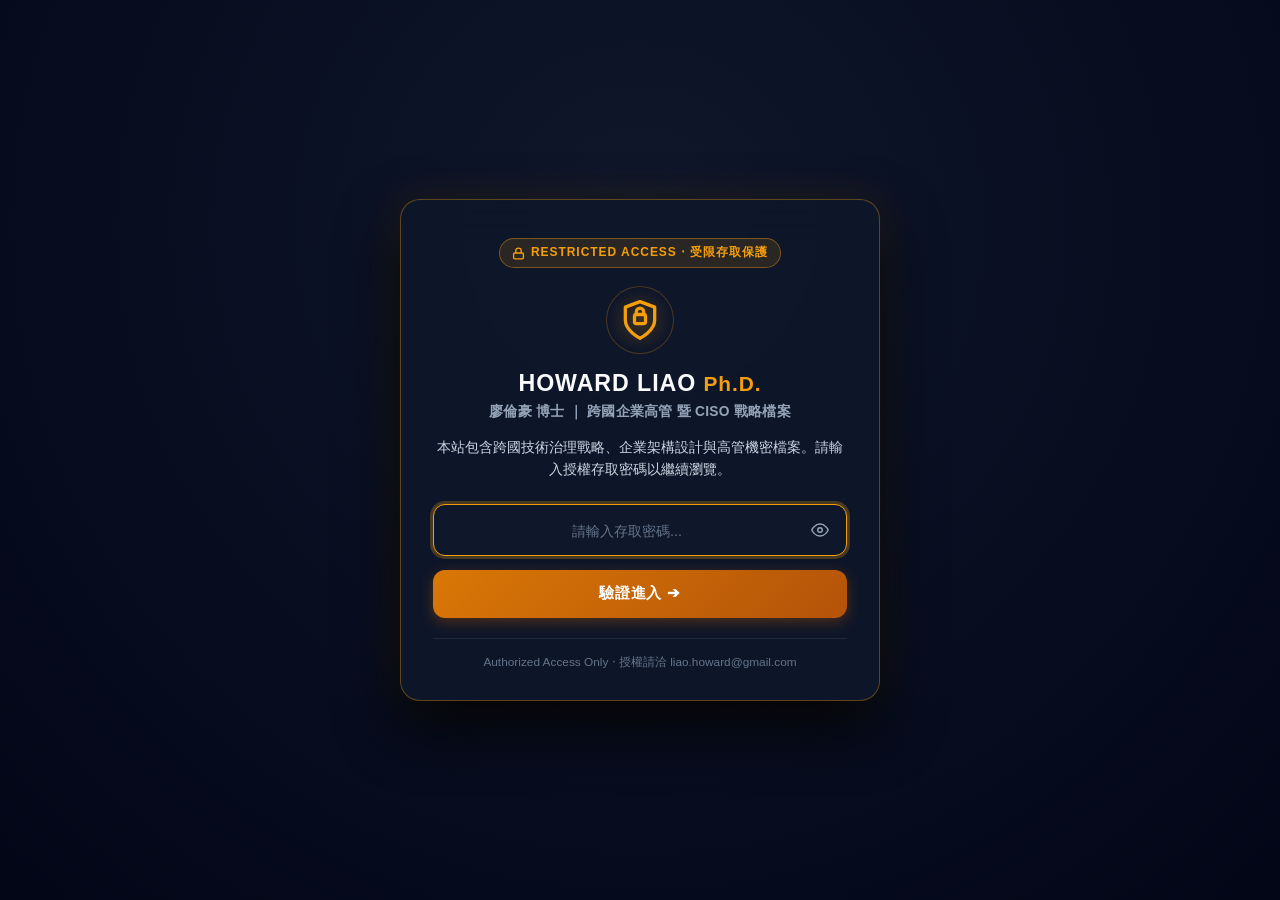
<file: cv-downloads.html>
<!DOCTYPE html>
<html lang="zh-Hant">
<head>
  <!-- Immediate Anti-Flicker Security Verification Gate -->
  <script>
    (function() {
      try {
        var token = sessionStorage.getItem('hl_auth_token') || localStorage.getItem('hl_auth_token');
        if (token !== '11111111') {
          document.documentElement.classList.add('auth-locked');
        }
      } catch(e) {
        document.documentElement.classList.add('auth-locked');
      }
    })();
  </script>

<meta charset="UTF-8">
<meta name="viewport" content="width=device-width, initial-scale=1.0">
<title>Howard Liao Ph.D. — CV Download Center</title>
<style>
  :root {
    --amber: #F59E0B;
    --rust: #DC2626;
    --dark: #1F2937;
    --bg: #FFFFFF;
  }
  * { box-sizing: border-box; margin: 0; padding: 0; }
  body {
    font-family: -apple-system, BlinkMacSystemFont, "Segoe UI", Roboto, "Helvetica Neue", Arial, sans-serif;
    background: var(--bg);
    color: var(--dark);
    line-height: 1.6;
    padding: 24px;
  }
  .container { max-width: 880px; margin: 0 auto; }
  header { margin-bottom: 32px; border-bottom: 3px solid var(--amber); padding-bottom: 16px; }
  header h1 {
    font-size: 26px;
    color: var(--rust);
    margin-bottom: 4px;
  }
  header p { color: #4b5563; font-size: 14px; }
  .author { font-size: 13px; color: #6b7280; margin-top: 6px; }
  .btn {
    display: inline-block;
    background: var(--rust);
    color: #fff;
    padding: 12px 22px;
    border-radius: 8px;
    text-decoration: none;
    font-weight: 600;
    font-size: 15px;
    margin: 8px 6px 0 0;
    transition: background 0.2s;
  }
  .btn:hover { background: #B91C1C; }
  .btn.amber { background: var(--amber); color: #1f2937; }
  .btn.amber:hover { background: #D97706; }
  .card {
    border: 1px solid #e5e7eb;
    border-radius: 12px;
    padding: 18px 20px;
    margin: 14px 0;
    background: #fafafa;
  }
  .card h3 { font-size: 17px; margin-bottom: 8px; }
  .card p { font-size: 13px; color: #4b5563; margin-bottom: 10px; }
  .card .meta { font-size: 12px; color: #9ca3af; margin-top: 8px; }
  .note { background: #fffbeb; border-left: 4px solid var(--amber); padding: 12px 16px; border-radius: 6px; margin-top: 18px; font-size: 13px; color: #92400e; }
  footer { margin-top: 30px; border-top: 1px solid #e5e7eb; padding-top: 14px; font-size: 12px; color: #6b7280; }
  @media (max-width: 600px) {
    body { padding: 14px; }
  }
</style>
  <link rel="stylesheet" href="style.css">
</head>
<body>
    <!-- Security Gate Authentication Overlay -->
    <div id="security-gate-overlay" class="security-gate-overlay">
        <div class="security-gate-card">
            <div class="security-gate-badge">
                <svg width="13" height="13" viewBox="0 0 24 24" fill="none" stroke="currentColor" stroke-width="2.5"><rect x="3" y="11" width="18" height="11" rx="2" ry="2"></rect><path d="M7 11V7a5 5 0 0 1 10 0v4"></path></svg>
                <span>RESTRICTED ACCESS ‧ 受限存取保護</span>
            </div>
            <div class="security-gate-icon">
                <svg width="44" height="44" viewBox="0 0 24 24" fill="none" stroke="#f59e0b" stroke-width="1.8" stroke-linecap="round" stroke-linejoin="round">
                    <path d="M12 22s8-4 8-10V5l-8-3-8 3v7c0 6 8 10 8 10z"></path>
                    <rect x="9" y="9" width="6" height="5" rx="1"></rect>
                    <path d="M10 9V7.5a2 2 0 1 1 4 0V9"></path>
                </svg>
            </div>
            <h2 class="security-gate-title">HOWARD LIAO <span>Ph.D.</span></h2>
            <div class="security-gate-sub">廖倫豪 博士 ｜ 跨國企業高管 暨 CISO 戰略檔案</div>
            <p class="security-gate-desc">
                本站包含跨國技術治理戰略、企業架構設計與高管機密檔案。請輸入授權存取密碼以繼續瀏覽。
            </p>
            <form id="security-gate-form" class="security-gate-form" onsubmit="handleSecurityAuth(event)">
                <div class="security-input-wrapper">
                    <input type="password" id="security-pass-input" class="security-pass-input" placeholder="請輸入存取密碼..." autocomplete="current-password" autofocus required>
                    <button type="button" class="security-toggle-eye" onclick="togglePassVisibility()" aria-label="切換密碼顯示">
                        <svg id="eye-icon" width="18" height="18" viewBox="0 0 24 24" fill="none" stroke="currentColor" stroke-width="2"><path d="M1 12s4-8 11-8 11 8 11 8-4 8-11 8-11-8-11-8z"></path><circle cx="12" cy="12" r="3"></circle></svg>
                    </button>
                </div>
                <div id="security-error-msg" class="security-error-msg" data-error="密碼錯誤，請重新輸入 (Invalid Password)"></div>
                <button type="submit" class="security-submit-btn">
                    <span>驗證進入 ➔</span>
                </button>
            </form>
            <div class="security-gate-footer">
                <span>Authorized Access Only ‧ 授權請洽 liao.howard@gmail.com</span>
            </div>
        </div>
    </div>

<div class="container">
  <header>
    <h1>Howard Liao Ph.D. — CV Download Center</h1>
    <p>Chief Information / Security / Data AI Officer (CIO / CISO / CDAIO) &bull; Forward-Deployed AI Architect &bull; 27 Years IT Leadership</p>
    <div class="author">Author: Howard Liao Ph.D.</div>
  </header>

  <div class="card">
    <h3>📄 Executive CV — 繁體中文（高階履歷 Word + PDF）</h3>
    <p>完整高階履歷，含所有核心職務與專案實績。米蘭溫暖琥珀風格、單一證照肖像、Hunter Bento 指標。</p>
    <a class="btn" href="Howard_Liao_CISO_Resume_ZH.docx" download>⬇ 下載 Word 履歷（繁中）</a>
    <a class="btn amber" href="Howard_Liao_PhD_CV.pdf" download>⬇ 下載 PDF 履歷（6MB 全彩）</a>
    <div class="meta">格式: .docx / .pdf &bull; 語言: 繁體中文 &bull; 作者歸屬: Howard Liao Ph.D.</div>
  </div>

  <div class="card">
    <h3>📄 Executive CV — English（Global Executive Resume）</h3>
    <p>英文化高階履歷，對應 BCG X / McKinsey QuantumBlack 等國際頂尖獵頭標準。</p>
    <a class="btn" href="Howard_Liao_CISO_Resume_EN.docx" download>⬇ 下載 Word 履歷（英文）</a>
    <div class="meta">格式: .docx &bull; 語言: English &bull; 作者歸屬: Howard Liao Ph.D.</div>
  </div>

  <div class="card">
    <h3>📄 Executive CV — 日本語（Japanese Executive Resume）</h3>
    <p>日文高階履歷，符合日本企業與獵頭文化語境。</p>
    <a class="btn" href="Howard_Liao_CISO_Resume_JA.docx" download>⬇ 下載 Word 履歷（日文）</a>
    <div class="meta">格式: .docx &bull; 語言: 日本語 &bull; 作者歸屬: Howard Liao Ph.D.</div>
  </div>

  <div class="note">
    <strong>📌 下載方式</strong><br>
    點擊上方按鈕即可直接下載。若瀏覽器開啟而非下載，請在連結上按右鍵 →「另存為…」。<br>
    <strong>⚠ 隱私聲明</strong>：所有履歷均已排除 2022 年份與任何獎勵金/薪資數字，僅保留職銜與戰略職能。
  </div>

  <footer>
    Author: Howard Liao Ph.D. &bull; GitHub: <a href="https://github.com/HowardLiao">github.com/HowardLiao</a> &bull; Portfolio: <a href="https://howardliao.github.io/portfolio/">howardliao.github.io/portfolio/</a>
  </footer>
</div>
  <script src="script.js"></script>
</body>
</html>
</file>
<file: style.css>
@import url('https://fonts.googleapis.com/css2?family=Outfit:wght@300;400;500;600;700;800&family=Noto+Sans+TC:wght@300;400;500;700;900&display=swap');

/* Reset and Global Styles */
* {
    margin: 0;
    padding: 0;
    box-sizing: border-box;
}

:root {
    --bg-dark: #080b11;
    --bg-darker: #04060a;
    --bg-card: rgba(16, 24, 40, 0.45);
    --bg-card-hover: rgba(24, 34, 54, 0.65);
    --border-color: rgba(255, 255, 255, 0.06);
    --border-color-glow: rgba(0, 240, 255, 0.3);
    
    /* Elegant tech and finance palette */
    --primary: #00f0ff;       /* AI/Data Cyan */
    --primary-rgb: 0, 240, 255;
    --secondary: #10b981;     /* Finance/EBITDA Emerald */
    --secondary-rgb: 16, 185, 129;
    --accent: #f59e0b;        /* Risk/Value Amber */
    --accent-rgb: 245, 158, 11;
    --purple: #8b5cf6;        /* Architecture Violet */
    --purple-rgb: 139, 92, 246;

    --text-primary: #f3f4f6;
    --text-secondary: #cbd5e1;
    --text-muted: #64748b;
    
    --font-sans: 'Outfit', 'Noto Sans TC', -apple-system, BlinkMacSystemFont, "Segoe UI", Roboto, sans-serif;
    --transition-smooth: all 0.4s cubic-bezier(0.16, 1, 0.3, 1);
    
    --header-height: 80px;
}

html {
    scroll-behavior: smooth;
    scroll-padding-top: calc(var(--header-height) + 16px);
    background-color: var(--bg-dark);
    color: var(--text-primary);
    font-family: var(--font-sans);
    font-size: 16px;
    -webkit-font-smoothing: antialiased;
}

section[id], header[id], div[id] {
    scroll-margin-top: calc(var(--header-height) + 16px);
}

body {
    overflow-x: hidden;
    background-image: 
        radial-gradient(circle at 10% 20%, rgba(0, 240, 255, 0.04) 0%, transparent 40%),
        radial-gradient(circle at 80% 60%, rgba(139, 92, 246, 0.04) 0%, transparent 45%),
        radial-gradient(circle at 50% 90%, rgba(16, 185, 129, 0.03) 0%, transparent 50%);
    background-attachment: fixed;
}

/* Custom Scrollbar */
::-webkit-scrollbar {
    width: 8px;
}
::-webkit-scrollbar-track {
    background: var(--bg-darker);
}
::-webkit-scrollbar-thumb {
    background: rgba(255, 255, 255, 0.1);
    border-radius: 4px;
}
::-webkit-scrollbar-thumb:hover {
    background: var(--primary);
}

/* Layout Container */
.container {
    width: 100%;
    max-width: 1200px;
    margin: 0 auto;
    padding: 0 24px;
}

.section-padding {
    padding: 120px 0;
}

/* Typography and Section Headers */
h1, h2, h3, h4, h5, h6 {
    font-weight: 700;
    line-height: 1.2;
    letter-spacing: -0.02em;
    color: var(--text-primary);
}

.section-header {
    text-align: center;
    margin-bottom: 70px;
}

.section-tag {
    font-size: 0.85rem;
    font-weight: 600;
    text-transform: uppercase;
    letter-spacing: 0.15em;
    color: var(--primary);
    margin-bottom: 12px;
    display: inline-block;
}

.section-title {
    font-size: 2.5rem;
    font-weight: 800;
    background: linear-gradient(135deg, #fff 30%, var(--text-secondary) 100%);
    -webkit-background-clip: text;
    -webkit-text-fill-color: transparent;
    margin-bottom: 16px;
}

.section-subtitle {
    font-size: 1.1rem;
    color: var(--text-muted);
    max-width: 650px;
    margin: 0 auto;
    line-height: 1.6;
}

/* Sticky Glassmorphism Nav */
.navbar {
    position: fixed;
    top: 0;
    left: 0;
    width: 100%;
    height: var(--header-height);
    z-index: 1000;
    backdrop-filter: blur(12px);
    -webkit-backdrop-filter: blur(12px);
    border-bottom: 1px solid var(--border-color);
    background: rgba(8, 11, 17, 0.7);
    transition: var(--transition-smooth);
}

.navbar.scrolled {
    background: rgba(4, 6, 10, 0.85);
    height: 70px;
    box-shadow: 0 10px 30px rgba(0, 0, 0, 0.25);
}

.navbar .container {
    display: flex;
    justify-content: space-between;
    align-items: center;
    height: 100%;
}

.logo {
    display: flex;
    flex-direction: column;
}

.logo-main {
    font-size: 1.3rem;
    font-weight: 800;
    color: var(--text-primary);
    letter-spacing: -0.5px;
    display: flex;
    align-items: center;
    gap: 8px;
}

.logo-main span {
    color: var(--primary);
}

.logo-sub {
    font-size: 0.65rem;
    letter-spacing: 2px;
    text-transform: uppercase;
    color: var(--text-muted);
    margin-top: 1px;
}

.nav-links {
    display: flex;
    list-style: none;
    gap: 18px;
    align-items: center;
}

/* Hide mobile drawer items from desktop navbar */
.mobile-menu-action,
.mobile-lang-item {
    display: none !important;
}

@media (min-width: 769px) and (max-width: 1120px) {
    .nav-links {
        gap: 10px;
    }
    .nav-link a {
        font-size: 0.82rem;
        padding: 4px 0;
    }
    .btn-contact-nav {
        padding: 6px 12px !important;
        font-size: 0.82rem !important;
    }
    .btn-download-nav {
        padding: 6px 10px !important;
        font-size: 0.78rem !important;
        margin-right: 4px !important;
    }
    .lang-btn {
        padding: 4px 8px !important;
        font-size: 0.72rem !important;
    }
    .visual-glowing-ring {
        width: 280px !important;
        height: 280px !important;
    }
}

.nav-link a {
    color: var(--text-secondary);
    text-decoration: none;
    font-size: 0.95rem;
    font-weight: 500;
    transition: var(--transition-smooth);
    position: relative;
    padding: 8px 0;
}

.nav-link a::after {
    content: '';
    position: absolute;
    bottom: 0;
    left: 0;
    width: 0;
    height: 2px;
    background: linear-gradient(90deg, var(--primary), var(--secondary));
    transition: var(--transition-smooth);
}

.nav-link a:hover {
    color: var(--primary);
}

.nav-link a:hover::after {
    width: 100%;
}

/* Multilingual Language Switcher */
.lang-selector {
    display: inline-flex;
    align-items: center;
    background: rgba(255, 255, 255, 0.04);
    border: 1px solid var(--border-color);
    border-radius: 24px;
    padding: 3px;
    gap: 2px;
    backdrop-filter: blur(10px);
    -webkit-backdrop-filter: blur(10px);
}

.lang-btn {
    background: transparent;
    border: none;
    color: var(--text-secondary);
    font-size: 0.78rem;
    font-weight: 600;
    padding: 5px 11px;
    border-radius: 18px;
    cursor: pointer;
    transition: var(--transition-smooth);
    letter-spacing: 0.3px;
    text-decoration: none;
    display: inline-flex;
    align-items: center;
    justify-content: center;
}

.lang-btn:hover {
    color: var(--text-primary);
    background: rgba(255, 255, 255, 0.05);
}

.lang-btn.active {
    background: var(--primary);
    color: var(--bg-dark);
    font-weight: 700;
    box-shadow: 0 0 12px rgba(var(--primary-rgb), 0.35);
}

.btn-contact-nav {
    border: 1px solid var(--primary);
    background: rgba(0, 240, 255, 0.05);
    color: var(--primary);
    padding: 8px 20px;
    border-radius: 30px;
    font-size: 0.9rem;
    font-weight: 600;
    text-decoration: none;
    transition: var(--transition-smooth);
    cursor: pointer;
}

.btn-contact-nav:hover {
    background: var(--primary);
    color: var(--bg-dark);
    box-shadow: 0 0 20px rgba(0, 240, 255, 0.4);
    transform: translateY(-2px);
}

.mobile-menu-toggle {
    display: none;
    cursor: pointer;
    background: none;
    border: none;
    color: var(--text-primary);
}

/* Hero Section */
.hero {
    min-height: 100vh;
    display: flex;
    align-items: center;
    position: relative;
    padding-top: var(--header-height);
    overflow: hidden;
}

/* Background Cyber Grid */
.hero-grid {
    position: absolute;
    top: 0;
    left: 0;
    width: 100%;
    height: 100%;
    background-image: 
        linear-gradient(rgba(255, 255, 255, 0.015) 1px, transparent 1px),
        linear-gradient(90deg, rgba(255, 255, 255, 0.015) 1px, transparent 1px);
    background-size: 50px 50px;
    background-position: center top;
    mask-image: radial-gradient(ellipse at 50% 50%, black 40%, transparent 80%);
    -webkit-mask-image: radial-gradient(ellipse at 50% 50%, black 40%, transparent 80%);
    z-index: 1;
    pointer-events: none;
}

.hero .container {
    position: relative;
    z-index: 2;
    display: grid;
    grid-template-columns: 1.1fr 0.9fr;
    gap: 40px;
    align-items: center;
}

.hero-tag {
    display: inline-flex;
    align-items: center;
    gap: 8px;
    background: rgba(255, 255, 255, 0.03);
    border: 1px solid var(--border-color);
    padding: 6px 14px;
    border-radius: 100px;
    font-size: 0.85rem;
    font-weight: 500;
    color: var(--text-secondary);
    margin-bottom: 24px;
    backdrop-filter: blur(4px);
}

.hero-tag span {
    width: 8px;
    height: 8px;
    border-radius: 50%;
    background: var(--primary);
    box-shadow: 0 0 10px var(--primary);
    animation: pulse 2s infinite;
}

.hero-title {
    font-size: 3.8rem;
    font-weight: 900;
    line-height: 1.15;
    margin-bottom: 24px;
}

.hero-title .gradient-text {
    background: linear-gradient(135deg, var(--primary) 0%, var(--purple) 50%, var(--secondary) 100%);
    -webkit-background-clip: text;
    -webkit-text-fill-color: transparent;
}

.hero-desc {
    font-size: 1.15rem;
    color: var(--text-secondary);
    line-height: 1.7;
    margin-bottom: 40px;
    max-width: 580px;
}

.hero-actions {
    display: flex;
    gap: 20px;
    margin-bottom: 50px;
}

.btn-primary {
    background: linear-gradient(135deg, var(--primary), var(--purple));
    color: var(--bg-dark);
    padding: 14px 28px;
    border-radius: 30px;
    font-weight: 700;
    text-decoration: none;
    display: inline-flex;
    align-items: center;
    gap: 8px;
    box-shadow: 0 4px 20px rgba(0, 240, 255, 0.25);
    transition: var(--transition-smooth);
    border: none;
    cursor: pointer;
}

.btn-primary:hover {
    transform: translateY(-2px);
    box-shadow: 0 8px 30px rgba(0, 240, 255, 0.4);
}

.btn-secondary {
    border: 1px solid var(--border-color);
    background: rgba(255, 255, 255, 0.02);
    color: var(--text-primary);
    padding: 14px 28px;
    border-radius: 30px;
    font-weight: 600;
    text-decoration: none;
    display: inline-flex;
    align-items: center;
    gap: 8px;
    transition: var(--transition-smooth);
    backdrop-filter: blur(4px);
}

.btn-secondary:hover {
    background: rgba(255, 255, 255, 0.06);
    border-color: rgba(255, 255, 255, 0.15);
    transform: translateY(-2px);
}

.hero-stats {
    display: grid;
    grid-template-columns: repeat(3, 1fr);
    gap: 24px;
    border-top: 1px solid var(--border-color);
    padding-top: 32px;
}

.stat-item {
    display: flex;
    flex-direction: column;
}

.stat-number {
    font-size: 2.2rem;
    font-weight: 800;
    color: var(--text-primary);
    font-family: 'Outfit', sans-serif;
}

.stat-number span {
    color: var(--primary);
}

.stat-label {
    font-size: 0.8rem;
    color: var(--text-muted);
    margin-top: 4px;
    font-weight: 500;
}

/* Glassmorphism Profile Graphic Card */
.hero-visual {
    position: relative;
    display: flex;
    justify-content: center;
    align-items: center;
    overflow: hidden;
    max-width: 100%;
}

.visual-glowing-ring {
    position: absolute;
    width: 380px;
    height: 380px;
    border-radius: 50%;
    background: linear-gradient(135deg, rgba(var(--primary-rgb), 0.25), rgba(var(--purple-rgb), 0.25), rgba(var(--secondary-rgb), 0.1));
    filter: blur(40px);
    z-index: 1;
    pointer-events: none;
    animation: rotate 12s linear infinite;
}

.hero-card {
    position: relative;
    width: 100%;
    max-width: 360px;
    background: var(--bg-card);
    border: 1px solid var(--border-color);
    border-radius: 24px;
    padding: 32px;
    backdrop-filter: blur(20px);
    -webkit-backdrop-filter: blur(20px);
    box-shadow: 0 20px 50px rgba(0, 0, 0, 0.4);
    z-index: 2;
    transition: var(--transition-smooth);
}

.hero-card:hover {
    border-color: rgba(var(--primary-rgb), 0.3);
    box-shadow: 0 30px 60px rgba(0, 240, 255, 0.1);
    transform: translateY(-5px);
}

.hero-card-header {
    display: flex;
    align-items: center;
    gap: 16px;
    margin-bottom: 24px;
}

.avatar-placeholder {
    width: 64px;
    height: 64px;
    border-radius: 18px;
    background: linear-gradient(135deg, var(--primary), var(--purple));
    display: flex;
    justify-content: center;
    align-items: center;
    color: var(--bg-dark);
    font-size: 1.5rem;
    font-weight: 800;
    box-shadow: 0 4px 15px rgba(0, 240, 255, 0.3);
}

.candidate-info h3 {
    font-size: 1.25rem;
    font-weight: 700;
    margin-bottom: 4px;
}

.candidate-info p {
    font-size: 0.8rem;
    color: var(--primary);
    font-weight: 600;
    letter-spacing: 0.5px;
}

.hero-card-body {
    border-top: 1px solid var(--border-color);
    padding-top: 20px;
}

.info-row {
    display: flex;
    justify-content: space-between;
    margin-bottom: 16px;
    font-size: 0.85rem;
}

.info-row:last-child {
    margin-bottom: 0;
}

.info-row .label {
    color: var(--text-muted);
    font-weight: 500;
}

.info-row .value {
    color: var(--text-primary);
    font-weight: 600;
}

.tech-badge {
    background: rgba(0, 240, 255, 0.1);
    color: var(--primary);
    padding: 2px 8px;
    border-radius: 4px;
    font-size: 0.75rem;
    font-weight: 600;
}

/* Glassmorphism Card Style */
.glass-card {
    background: var(--bg-card);
    border: 1px solid var(--border-color);
    border-radius: 20px;
    padding: 40px;
    backdrop-filter: blur(16px);
    -webkit-backdrop-filter: blur(16px);
    box-shadow: 0 10px 30px rgba(0, 0, 0, 0.2);
    transition: var(--transition-smooth);
    position: relative;
    overflow: hidden;
}

.glass-card::before {
    content: '';
    position: absolute;
    top: 0;
    left: 0;
    width: 100%;
    height: 100%;
    background: radial-gradient(800px circle at var(--mouse-x, 0px) var(--mouse-y, 0px), rgba(var(--primary-rgb), 0.05), transparent 40%);
    z-index: 0;
    pointer-events: none;
}

.glass-card * {
    position: relative;
    z-index: 1;
}

.glass-card:hover {
    transform: translateY(-4px);
    border-color: rgba(var(--primary-rgb), 0.2);
    box-shadow: 0 15px 40px rgba(0, 0, 0, 0.3);
}

/* Chapter 1: CDAIO Strategic Positioning */
.profile-grid {
    display: grid;
    grid-template-columns: 1fr 1fr;
    gap: 32px;
    margin-top: 40px;
}

.cdaio-card {
    display: flex;
    flex-direction: column;
    justify-content: space-between;
}

.cdaio-icon-wrap {
    width: 54px;
    height: 54px;
    border-radius: 12px;
    background: rgba(var(--primary-rgb), 0.08);
    border: 1px solid rgba(var(--primary-rgb), 0.2);
    display: flex;
    align-items: center;
    justify-content: center;
    color: var(--primary);
    margin-bottom: 24px;
}

.purple-card .cdaio-icon-wrap {
    background: rgba(var(--purple-rgb), 0.08);
    border-color: rgba(var(--purple-rgb), 0.2);
    color: var(--purple);
}

.cdaio-card h3 {
    font-size: 1.6rem;
    margin-bottom: 16px;
    font-weight: 700;
}

.cdaio-card h3 span {
    font-size: 0.8rem;
    text-transform: uppercase;
    display: block;
    color: var(--text-muted);
    font-weight: 600;
    margin-bottom: 6px;
    letter-spacing: 1px;
}

.cdaio-card p {
    color: var(--text-secondary);
    line-height: 1.6;
    font-size: 0.95rem;
    margin-bottom: 24px;
}

/* Four Pillars Grid */
.pillars-title {
    font-size: 1.4rem;
    font-weight: 700;
    margin-bottom: 20px;
    display: flex;
    align-items: center;
    gap: 10px;
}

.pillars-grid {
    display: grid;
    grid-template-columns: repeat(2, 1fr);
    gap: 16px;
}

.pillar-item {
    background: rgba(255, 255, 255, 0.02);
    border: 1px solid rgba(255, 255, 255, 0.03);
    border-radius: 12px;
    padding: 16px;
    display: flex;
    align-items: flex-start;
    gap: 12px;
    transition: var(--transition-smooth);
}

.pillar-item:hover {
    background: rgba(var(--primary-rgb), 0.03);
    border-color: rgba(var(--primary-rgb), 0.1);
}

.pillar-num {
    font-size: 0.8rem;
    font-weight: 700;
    color: var(--primary);
    background: rgba(0, 240, 255, 0.08);
    width: 24px;
    height: 24px;
    border-radius: 50%;
    display: flex;
    align-items: center;
    justify-content: center;
    flex-shrink: 0;
}

.pillar-item h4 {
    font-size: 0.95rem;
    font-weight: 600;
    margin-bottom: 4px;
}

.pillar-item p {
    font-size: 0.8rem;
    color: var(--text-muted);
    margin-bottom: 0;
    line-height: 1.4;
}

/* Bilingual Dashboard */
.bilingual-grid {
    display: grid;
    grid-template-columns: 1fr 1fr;
    gap: 24px;
    margin-top: 24px;
}

.bilingual-col {
    background: rgba(255, 255, 255, 0.02);
    border: 1px solid var(--border-color);
    border-radius: 12px;
    padding: 24px;
}

.bilingual-col.tech {
    border-left: 3px solid var(--primary);
}

.bilingual-col.biz {
    border-left: 3px solid var(--secondary);
}

.bilingual-col h4 {
    font-size: 1.1rem;
    font-weight: 700;
    margin-bottom: 16px;
    display: flex;
    align-items: center;
    gap: 8px;
}

.bilingual-col.tech h4 { color: var(--primary); }
.bilingual-col.biz h4 { color: var(--secondary); }

.bilingual-col ul {
    list-style: none;
}

.bilingual-col li {
    font-size: 0.9rem;
    color: var(--text-secondary);
    margin-bottom: 12px;
    padding-left: 18px;
    position: relative;
    line-height: 1.5;
}

.bilingual-col li::before {
    content: '';
    position: absolute;
    left: 0;
    top: 7px;
    width: 6px;
    height: 6px;
    border-radius: 50%;
}

.bilingual-col.tech li::before { background-color: var(--primary); }
.bilingual-col.biz li::before { background-color: var(--secondary); }

.bilingual-col li strong {
    color: var(--text-primary);
}

/* Chapter 2: CIO Practical Solutions */
.solutions-showcase {
    display: flex;
    flex-direction: column;
    gap: 40px;
}

.sol-item {
    display: grid;
    grid-template-columns: 1fr 1fr;
    gap: 48px;
    align-items: center;
}

.sol-item.reverse {
    grid-template-columns: 1.05fr 0.95fr;
}

.sol-item.reverse .sol-content {
    order: 2;
}

.sol-item.reverse .sol-preview {
    order: 1;
}

.sol-content h3 {
    font-size: 1.8rem;
    font-weight: 800;
    margin-bottom: 20px;
    line-height: 1.3;
}

.sol-content h3 span {
    display: block;
    font-size: 0.85rem;
    text-transform: uppercase;
    color: var(--secondary);
    margin-bottom: 6px;
    font-weight: 600;
    letter-spacing: 1.5px;
}

.sol-item.reverse .sol-content h3 span {
    color: var(--purple);
}

.sol-content p {
    font-size: 0.95rem;
    color: var(--text-secondary);
    line-height: 1.65;
    margin-bottom: 24px;
}

.sol-metrics {
    display: flex;
    gap: 32px;
    margin-bottom: 24px;
}

.sol-metric-box {
    display: flex;
    flex-direction: column;
}

.sol-metric-val {
    font-size: 2rem;
    font-weight: 800;
    color: var(--secondary);
}

.sol-metric-val.purple {
    color: var(--purple);
}

.sol-metric-lbl {
    font-size: 0.8rem;
    color: var(--text-muted);
    font-weight: 500;
}

/* FinOps Dashboard Visualization */
.sol-preview {
    background: #0d121f;
    border: 1px solid var(--border-color);
    border-radius: 16px;
    padding: 24px;
    box-shadow: 0 15px 35px rgba(0, 0, 0, 0.4);
    height: 320px;
    display: flex;
    flex-direction: column;
    justify-content: space-between;
}

.preview-header {
    display: flex;
    justify-content: space-between;
    align-items: center;
    border-bottom: 1px solid rgba(255, 255, 255, 0.05);
    padding-bottom: 12px;
}

.window-dots {
    display: flex;
    gap: 6px;
}

.dot {
    width: 8px;
    height: 8px;
    border-radius: 50%;
    background: rgba(255, 255, 255, 0.2);
}

.dot.red { background: #ef4444; }
.dot.yellow { background: #f59e0b; }
.dot.green { background: #10b981; }

.window-title {
    font-size: 0.75rem;
    color: var(--text-muted);
    font-weight: 600;
    letter-spacing: 0.5px;
}

/* Dynamic chart design */
.preview-chart-body {
    flex-grow: 1;
    display: flex;
    align-items: flex-end;
    gap: 12px;
    padding: 24px 0 12px;
}

.chart-bar-container {
    height: 100%;
    flex-grow: 1;
    display: flex;
    flex-direction: column;
    justify-content: flex-end;
    align-items: center;
    gap: 8px;
}

.chart-bar {
    width: 100%;
    border-radius: 6px 6px 0 0;
    transition: height 1s ease;
    position: relative;
}

.chart-bar.optimized {
    background: linear-gradient(to top, rgba(16, 185, 129, 0.2), var(--secondary));
    box-shadow: 0 0 15px rgba(16, 185, 129, 0.25);
}

.chart-bar.waste {
    background: linear-gradient(to top, rgba(239, 68, 68, 0.2), #ef4444);
}

.chart-label {
    font-size: 0.7rem;
    color: var(--text-muted);
    font-weight: 500;
    text-align: center;
}

.preview-legend {
    display: flex;
    gap: 20px;
    justify-content: center;
    border-top: 1px solid rgba(255, 255, 255, 0.05);
    padding-top: 12px;
    font-size: 0.75rem;
}

.legend-item {
    display: flex;
    align-items: center;
    gap: 6px;
    color: var(--text-secondary);
}

.legend-color {
    width: 8px;
    height: 8px;
    border-radius: 50%;
}

.legend-color.green { background: var(--secondary); }
.legend-color.red { background: #ef4444; }

/* Observability Cockpit Visualizer */
.dashboard-grid {
    display: grid;
    grid-template-columns: 1fr 1fr;
    gap: 12px;
    flex-grow: 1;
    padding-top: 16px;
}

.dash-panel {
    background: rgba(255, 255, 255, 0.02);
    border: 1px solid rgba(255, 255, 255, 0.04);
    border-radius: 8px;
    padding: 12px;
    display: flex;
    flex-direction: column;
    justify-content: space-between;
}

.dash-panel-title {
    font-size: 0.7rem;
    color: var(--text-muted);
    font-weight: 600;
    text-transform: uppercase;
}

.dash-panel-val {
    font-size: 1.15rem;
    font-weight: 700;
    color: var(--purple);
    font-family: 'Outfit', sans-serif;
    margin: 4px 0;
}

.dash-panel-val.success {
    color: var(--secondary);
}

.dash-logs {
    display: flex;
    flex-direction: column;
    gap: 6px;
    height: 70px;
    overflow: hidden;
    font-family: monospace;
    font-size: 0.6rem;
    color: #a855f7;
    margin-top: 6px;
}

.dash-log-line {
    border-left: 2px solid #a855f7;
    padding-left: 6px;
    white-space: nowrap;
    overflow: hidden;
    text-overflow: ellipsis;
}

.dash-sparkline {
    display: flex;
    align-items: flex-end;
    gap: 2px;
    height: 40px;
}

.spark-bar {
    flex-grow: 1;
    background: var(--purple);
    border-radius: 1px;
    transition: height 0.5s ease;
}

.spark-bar.pulse-green {
    background: var(--secondary);
}

/* Chapter 3: Digital Transformation Cases */
.cases-section {
    position: relative;
}

.cases-tabs {
    display: flex;
    justify-content: center;
    gap: 16px;
    margin-bottom: 40px;
}

.tab-btn {
    background: rgba(255, 255, 255, 0.02);
    border: 1px solid var(--border-color);
    color: var(--text-secondary);
    padding: 12px 24px;
    border-radius: 30px;
    font-size: 0.95rem;
    font-weight: 600;
    cursor: pointer;
    transition: var(--transition-smooth);
}

.tab-btn:hover {
    border-color: rgba(var(--primary-rgb), 0.3);
    color: var(--primary);
    background: rgba(0, 240, 255, 0.02);
}

.tab-btn.active {
    background: linear-gradient(135deg, rgba(var(--primary-rgb), 0.15) 0%, rgba(var(--purple-rgb), 0.15) 100%);
    border-color: var(--primary);
    color: var(--primary);
    box-shadow: 0 0 20px rgba(0, 240, 255, 0.1);
}

.case-content-wrapper {
    position: relative;
    min-height: 500px;
}

.case-pane {
    display: none;
    opacity: 0;
    transition: opacity 0.5s ease;
}

.case-pane.active {
    display: block;
    opacity: 1;
    animation: fadeIn 0.5s ease forwards;
}

.case-layout {
    display: grid;
    grid-template-columns: 1fr 1fr;
    gap: 48px;
}

.case-details h3 {
    font-size: 2rem;
    font-weight: 800;
    margin-bottom: 12px;
}

.case-subtitle {
    font-size: 1.05rem;
    color: var(--primary);
    font-weight: 600;
    margin-bottom: 24px;
}

.case-pane:nth-child(2) .case-subtitle { color: var(--secondary); }
.case-pane:nth-child(3) .case-subtitle { color: var(--purple); }

.case-meta-tag {
    display: inline-block;
    font-size: 0.75rem;
    font-weight: 700;
    text-transform: uppercase;
    background: rgba(255, 255, 255, 0.05);
    border: 1px solid var(--border-color);
    padding: 4px 12px;
    border-radius: 30px;
    color: var(--text-secondary);
    margin-bottom: 20px;
}

.case-desc {
    font-size: 0.95rem;
    color: var(--text-secondary);
    line-height: 1.65;
    margin-bottom: 28px;
}

.case-block-title {
    font-size: 1.05rem;
    font-weight: 700;
    margin-bottom: 12px;
    color: var(--text-primary);
    display: flex;
    align-items: center;
    gap: 8px;
}

.case-details ul {
    list-style: none;
    margin-bottom: 28px;
}

.case-details li {
    font-size: 0.9rem;
    color: var(--text-secondary);
    margin-bottom: 10px;
    padding-left: 20px;
    position: relative;
    line-height: 1.5;
}

.case-details li::before {
    content: '→';
    position: absolute;
    left: 0;
    color: var(--primary);
    font-weight: 700;
}

.case-pane:nth-child(2) .case-details li::before { color: var(--secondary); }
.case-pane:nth-child(3) .case-details li::before { color: var(--purple); }

.case-stats-panel {
    display: grid;
    grid-template-columns: repeat(2, 1fr);
    gap: 20px;
    margin-bottom: 28px;
}

.case-stat-box {
    background: rgba(255, 255, 255, 0.02);
    border: 1px solid var(--border-color);
    border-radius: 12px;
    padding: 20px;
}

.case-stat-num {
    font-size: 1.8rem;
    font-weight: 800;
    color: var(--primary);
    margin-bottom: 4px;
}

.case-pane:nth-child(2) .case-stat-num { color: var(--secondary); }
.case-pane:nth-child(3) .case-stat-num { color: var(--purple); }

.case-stat-lbl {
    font-size: 0.8rem;
    color: var(--text-muted);
    font-weight: 500;
}

.case-quote {
    border-left: 3px solid var(--primary);
    background: rgba(0, 240, 255, 0.02);
    padding: 16px 20px;
    border-radius: 0 12px 12px 0;
    font-size: 0.9rem;
    color: var(--text-secondary);
    line-height: 1.6;
}

.case-pane:nth-child(2) .case-quote {
    border-left-color: var(--secondary);
    background: rgba(16, 185, 129, 0.02);
}

.case-pane:nth-child(3) .case-quote {
    border-left-color: var(--purple);
    background: rgba(139, 92, 246, 0.02);
}

.case-quote blockquote {
    font-style: italic;
    margin-bottom: 6px;
}

.case-quote cite {
    font-size: 0.75rem;
    color: var(--text-muted);
    font-weight: 600;
    display: block;
}

/* Chapter 4: Future Vision */
.vision-intro {
    background: var(--bg-card);
    border: 1px solid var(--border-color);
    border-radius: 20px;
    padding: 40px;
    margin-bottom: 50px;
    text-align: center;
}

.vision-intro h3 {
    font-size: 1.6rem;
    font-weight: 700;
    margin-bottom: 12px;
}

.vision-intro p {
    font-size: 1rem;
    color: var(--text-secondary);
    max-width: 800px;
    margin: 0 auto;
    line-height: 1.65;
}

.vision-container {
    display: grid;
    grid-template-columns: 1.05fr 0.95fr;
    gap: 48px;
    align-items: start;
}

/* Timeline Components */
.timeline-title {
    font-size: 1.4rem;
    font-weight: 800;
    margin-bottom: 32px;
    display: flex;
    align-items: center;
    gap: 10px;
}

.timeline-wrap {
    position: relative;
    padding-left: 32px;
}

.timeline-wrap::before {
    content: '';
    position: absolute;
    left: 7px;
    top: 10px;
    bottom: 10px;
    width: 2px;
    background: linear-gradient(to bottom, var(--primary), var(--purple), var(--secondary));
}

.timeline-node {
    position: relative;
    margin-bottom: 40px;
}

.timeline-node:last-child {
    margin-bottom: 0;
}

.timeline-dot {
    position: absolute;
    left: -32px;
    top: 6px;
    width: 16px;
    height: 16px;
    border-radius: 50%;
    background: var(--bg-dark);
    border: 3px solid var(--primary);
    box-shadow: 0 0 10px rgba(0, 240, 255, 0.4);
    z-index: 2;
    transition: var(--transition-smooth);
}

.timeline-node:nth-child(2) .timeline-dot {
    border-color: var(--purple);
    box-shadow: 0 0 10px rgba(139, 92, 246, 0.4);
}

.timeline-node:nth-child(3) .timeline-dot {
    border-color: var(--secondary);
    box-shadow: 0 0 10px rgba(16, 185, 129, 0.4);
}

.timeline-node.active .timeline-dot {
    transform: scale(1.3);
}

.timeline-header {
    display: flex;
    align-items: center;
    justify-content: space-between;
    margin-bottom: 10px;
    cursor: pointer;
}

.timeline-day {
    font-size: 0.85rem;
    font-weight: 700;
    color: var(--primary);
    text-transform: uppercase;
    letter-spacing: 0.5px;
}

.timeline-node:nth-child(2) .timeline-day { color: var(--purple); }
.timeline-node:nth-child(3) .timeline-day { color: var(--secondary); }

.timeline-headline {
    font-size: 1.1rem;
    font-weight: 700;
}

.timeline-chevron {
    color: var(--text-muted);
    font-size: 0.85rem;
    transition: var(--transition-smooth);
}

.timeline-node.active .timeline-chevron {
    transform: rotate(180deg);
    color: var(--primary);
}

.timeline-body {
    max-height: 0;
    overflow: hidden;
    transition: max-height 0.4s cubic-bezier(0.16, 1, 0.3, 1), opacity 0.3s ease;
    opacity: 0;
}

.timeline-node.active .timeline-body {
    max-height: 400px;
    opacity: 1;
    padding-top: 8px;
}

.timeline-body p {
    font-size: 0.9rem;
    color: var(--text-secondary);
    line-height: 1.6;
    margin-bottom: 14px;
}

.timeline-bullets {
    list-style: none;
}

.timeline-bullets li {
    font-size: 0.85rem;
    color: var(--text-secondary);
    margin-bottom: 8px;
    padding-left: 16px;
    position: relative;
}

.timeline-bullets li::before {
    content: '▪';
    position: absolute;
    left: 0;
    color: var(--primary);
}

.timeline-node:nth-child(2) .timeline-bullets li::before { color: var(--purple); }
.timeline-node:nth-child(3) .timeline-bullets li::before { color: var(--secondary); }

/* AI 5-Layer Cake 3D Graphic */
.cake-title {
    font-size: 1.4rem;
    font-weight: 800;
    margin-bottom: 32px;
    display: flex;
    align-items: center;
    gap: 10px;
}

.cake-graphic-container {
    background: rgba(255, 255, 255, 0.01);
    border: 1px solid var(--border-color);
    border-radius: 20px;
    padding: 32px;
    display: flex;
    flex-direction: column;
    align-items: center;
}

.cake-stack {
    display: flex;
    flex-direction: column-reverse;
    gap: 10px;
    width: 100%;
    max-width: 400px;
    margin-bottom: 24px;
}

.cake-layer {
    background: linear-gradient(135deg, rgba(var(--primary-rgb), 0.05), rgba(var(--purple-rgb), 0.05));
    border: 1px solid var(--border-color);
    border-radius: 10px;
    padding: 16px 20px;
    cursor: pointer;
    transition: var(--transition-smooth);
    position: relative;
    transform: perspective(600px) rotateX(15deg);
    box-shadow: 0 4px 10px rgba(0, 0, 0, 0.2);
}

.cake-layer::after {
    content: '';
    position: absolute;
    top: -1px;
    left: -1px;
    right: -1px;
    bottom: -1px;
    border-radius: 10px;
    border: 1px solid transparent;
    transition: var(--transition-smooth);
    pointer-events: none;
}

/* Layer specific styling */
.cake-layer[data-layer="1"] {
    transform: perspective(600px) rotateX(15deg) scale(1.05);
    background: linear-gradient(135deg, rgba(16, 185, 129, 0.08) 0%, rgba(8, 11, 17, 0.8) 100%);
    border-left: 4px solid var(--secondary);
}

.cake-layer[data-layer="2"] {
    transform: perspective(600px) rotateX(15deg) scale(1);
    background: linear-gradient(135deg, rgba(139, 92, 246, 0.08) 0%, rgba(8, 11, 17, 0.8) 100%);
    border-left: 4px solid var(--purple);
}

.cake-layer[data-layer="3"] {
    transform: perspective(600px) rotateX(15deg) scale(0.95);
    background: linear-gradient(135deg, rgba(0, 240, 255, 0.08) 0%, rgba(8, 11, 17, 0.8) 100%);
    border-left: 4px solid var(--primary);
}

.cake-layer:hover {
    transform: perspective(600px) rotateX(15deg) translateY(-8px) scale(1.06);
    box-shadow: 0 10px 25px rgba(0, 240, 255, 0.15);
    border-color: rgba(var(--primary-rgb), 0.3);
}

.cake-layer[data-layer="1"]:hover {
    box-shadow: 0 10px 25px rgba(16, 185, 129, 0.15);
    border-color: rgba(16, 185, 129, 0.3);
}

.cake-layer[data-layer="2"]:hover {
    box-shadow: 0 10px 25px rgba(139, 92, 246, 0.15);
    border-color: rgba(139, 92, 246, 0.3);
}

.layer-num {
    font-size: 0.75rem;
    font-weight: 700;
    color: var(--text-muted);
    text-transform: uppercase;
    letter-spacing: 0.5px;
    margin-bottom: 2px;
}

.layer-name {
    font-size: 1rem;
    font-weight: 700;
    color: var(--text-primary);
}

.layer-sub {
    font-size: 0.75rem;
    color: var(--text-muted);
    margin-top: 2px;
}

.cake-layer-desc-panel {
    width: 100%;
    min-height: 110px;
    background: rgba(255, 255, 255, 0.02);
    border: 1px solid var(--border-color);
    border-radius: 12px;
    padding: 20px;
    transition: var(--transition-smooth);
}

.cake-layer-desc-panel h4 {
    font-size: 1.05rem;
    font-weight: 700;
    margin-bottom: 6px;
    color: var(--primary);
}

.cake-layer-desc-panel p {
    font-size: 0.85rem;
    color: var(--text-secondary);
    line-height: 1.5;
}

/* Contact and Footer */
.contact-section {
    position: relative;
}

.contact-grid {
    display: grid;
    grid-template-columns: 1fr 1.2fr;
    gap: 48px;
    align-items: start;
}

.contact-info-panel h3 {
    font-size: 1.8rem;
    font-weight: 800;
    margin-bottom: 16px;
}

.contact-info-panel p {
    font-size: 1rem;
    color: var(--text-secondary);
    line-height: 1.6;
    margin-bottom: 32px;
}

.contact-details-list {
    display: flex;
    flex-direction: column;
    gap: 20px;
    margin-bottom: 32px;
}

.contact-detail-item {
    display: flex;
    align-items: center;
    gap: 16px;
}

.contact-detail-icon {
    width: 44px;
    height: 44px;
    border-radius: 10px;
    background: rgba(255, 255, 255, 0.03);
    border: 1px solid var(--border-color);
    display: flex;
    align-items: center;
    justify-content: center;
    color: var(--primary);
}

.contact-detail-text p:first-child {
    font-size: 0.75rem;
    color: var(--text-muted);
    margin-bottom: 2px;
    text-transform: uppercase;
    letter-spacing: 0.5px;
}

.contact-detail-text p:last-child {
    font-size: 0.95rem;
    color: var(--text-primary);
    font-weight: 600;
    margin-bottom: 0;
}

.contact-socials {
    display: flex;
    gap: 12px;
}

.social-btn {
    width: 44px;
    height: 44px;
    border-radius: 10px;
    background: rgba(255, 255, 255, 0.03);
    border: 1px solid var(--border-color);
    display: flex;
    align-items: center;
    justify-content: center;
    color: var(--text-secondary);
    text-decoration: none;
    transition: var(--transition-smooth);
}

.social-btn:hover {
    background: rgba(0, 240, 255, 0.05);
    border-color: var(--primary);
    color: var(--primary);
    transform: translateY(-2px);
}

.contact-form-panel {
    background: var(--bg-card);
    border: 1px solid var(--border-color);
    border-radius: 20px;
    padding: 40px;
}

.form-group {
    margin-bottom: 20px;
}

.form-label {
    display: block;
    font-size: 0.85rem;
    font-weight: 600;
    color: var(--text-secondary);
    margin-bottom: 8px;
}

.form-control {
    width: 100%;
    background: rgba(0, 0, 0, 0.2);
    border: 1px solid var(--border-color);
    border-radius: 8px;
    padding: 12px 16px;
    color: var(--text-primary);
    font-family: var(--font-sans);
    font-size: 0.95rem;
    transition: var(--transition-smooth);
}

.form-control:focus {
    outline: none;
    border-color: var(--primary);
    box-shadow: 0 0 10px rgba(0, 240, 255, 0.15);
}

textarea.form-control {
    resize: vertical;
    min-height: 120px;
}

.btn-form-submit {
    width: 100%;
    padding: 14px;
    font-size: 1rem;
    font-weight: 700;
}

footer {
    border-top: 1px solid var(--border-color);
    background: var(--bg-darker);
    padding: 40px 0;
    text-align: center;
}

footer p {
    font-size: 0.85rem;
    color: var(--text-muted);
}

/* Scroll Animation classes */
.reveal {
    opacity: 0;
    transform: translateY(30px);
    transition: opacity 0.8s cubic-bezier(0.16, 1, 0.3, 1), transform 0.8s cubic-bezier(0.16, 1, 0.3, 1);
}

.reveal.active {
    opacity: 1;
    transform: translateY(0);
}

/* Animations */
@keyframes pulse {
    0% {
        box-shadow: 0 0 0 0 rgba(var(--primary-rgb), 0.4);
    }
    70% {
        box-shadow: 0 0 0 10px rgba(var(--primary-rgb), 0);
    }
    100% {
        box-shadow: 0 0 0 0 rgba(var(--primary-rgb), 0);
    }
}

@keyframes rotate {
    from {
        transform: rotate(0deg);
    }
    to {
        transform: rotate(360deg);
    }
}

@keyframes fadeIn {
    from {
        opacity: 0;
        transform: translateY(10px);
    }
    to {
        opacity: 1;
        transform: translateY(0);
    }
}

/* Responsive Styles */
@media (max-width: 992px) {
    .hero .container {
        grid-template-columns: 1fr;
        text-align: center;
        gap: 60px;
    }
    
    .hero-tag {
        justify-content: center;
    }
    
    .hero-desc {
        margin-left: auto;
        margin-right: auto;
    }
    
    .hero-actions {
        justify-content: center;
    }
    
    .hero-stats {
        justify-content: center;
        max-width: 500px;
        margin: 0 auto;
    }
    
    .hero-visual {
        order: -1;
    }
    
    .profile-grid {
        grid-template-columns: 1fr;
    }
    
    .sol-item {
        grid-template-columns: 1fr;
        gap: 32px;
    }
    
    .sol-item.reverse {
        grid-template-columns: 1fr;
    }
    
    .sol-item.reverse .sol-content {
        order: 1;
    }
    
    .sol-item.reverse .sol-preview {
        order: 2;
    }
    
    .case-layout {
        grid-template-columns: 1fr;
        gap: 32px;
    }
    
    .vision-container {
        grid-template-columns: 1fr;
        gap: 40px;
    }
    
    .contact-grid {
        grid-template-columns: 1fr;
        gap: 40px;
    }
}

@media (max-width: 768px) {
    /* Global Container & Spacing */
    :root {
        --header-height: 64px;
    }
    
    .container {
        padding: 0 16px;
    }

    .glass-card {
        padding: 20px 16px;
        border-radius: 16px;
    }
    
    .section-padding {
        padding: 56px 0;
    }
    
    .section-header {
        margin-bottom: 32px;
        text-align: left;
    }
    
    .section-tag {
        font-size: 0.75rem;
        padding: 4px 10px;
    }
    
    .section-title {
        font-size: 1.7rem;
        line-height: 1.25;
        letter-spacing: -0.5px;
    }
    
    .section-subtitle {
        font-size: 0.92rem;
        line-height: 1.6;
    }
    
    /* Navigation Bar */
    .navbar {
        height: 64px;
    }
    
    .navbar .container {
        padding: 0 16px;
    }
    
    .logo {
        min-width: 0;
        max-width: calc(100% - 56px);
        overflow: hidden;
    }

    .logo-main {
        font-size: 0.92rem;
        gap: 4px;
        white-space: nowrap;
        overflow: hidden;
        text-overflow: ellipsis;
    }
    
    .logo-sub {
        font-size: 0.55rem;
        letter-spacing: 0.3px;
        max-width: 100%;
        white-space: nowrap;
        overflow: hidden;
        text-overflow: ellipsis;
    }
    
    .btn-contact-nav,
    .btn-download-nav {
        display: none !important; /* Hide from top header bar on mobile */
    }

    .navbar > .container > .lang-selector {
        display: none !important; /* Managed via mobile drawer menu */
    }
    
    .mobile-menu-toggle {
        display: flex;
        align-items: center;
        justify-content: center;
        width: 44px;
        height: 44px;
        min-width: 44px;
        flex-shrink: 0;
        margin-left: auto;
        border-radius: 10px;
        background: rgba(255, 255, 255, 0.08);
        border: 1px solid rgba(255, 255, 255, 0.15);
        color: var(--text-primary);
        cursor: pointer;
        padding: 0;
        z-index: 1001;
    }
    
    .nav-links {
        display: none;
        position: fixed;
        top: 64px;
        left: 0;
        width: 100%;
        height: calc(100vh - 64px);
        height: calc(100dvh - 64px);
        background: rgba(8, 11, 17, 0.98);
        backdrop-filter: blur(24px);
        -webkit-backdrop-filter: blur(24px);
        border-top: 1px solid var(--border-color);
        flex-direction: column;
        align-items: stretch;
        padding: 20px 16px 40px 16px;
        gap: 8px;
        overflow-y: auto;
        -webkit-overflow-scrolling: touch;
        z-index: 9999;
    }
    
    .nav-links.active {
        display: flex;
        animation: fadeIn 0.3s ease;
    }
    
    .nav-link {
        width: 100%;
    }
    
    .nav-link a {
        display: flex;
        justify-content: space-between;
        align-items: center;
        padding: 13px 18px;
        background: rgba(255, 255, 255, 0.02);
        border: 1px solid rgba(255, 255, 255, 0.05);
        border-radius: 12px;
        font-size: 0.98rem;
        font-weight: 600;
        color: var(--text-primary);
        width: 100%;
    }
    
    .nav-link a:hover, .nav-link a:active {
        background: rgba(var(--primary-rgb), 0.08);
        border-color: rgba(var(--primary-rgb), 0.25);
        color: var(--primary);
    }
    
    .nav-link a::after {
        display: none;
    }
    
    .mobile-menu-action {
        display: flex !important;
        flex-direction: column;
        gap: 8px;
        margin-top: 12px;
        width: 100%;
    }

    .mobile-lang-item {
        display: block !important;
    }

    /* Hero Section Mobile UX */
    .hero {
        padding: 84px 0 40px 0;
        min-height: auto;
    }
    
    .hero .container {
        display: flex;
        flex-direction: column;
        gap: 32px;
        text-align: left;
    }
    
    .hero-content {
        order: 1;
        width: 100%;
    }
    
    .hero-visual {
        order: 2;
        width: 100%;
        margin-top: 8px;
        overflow: hidden;
        max-width: 100%;
    }
    
    .hero-tag {
        font-size: 0.76rem;
        padding: 5px 12px;
        justify-content: flex-start;
        margin-bottom: 14px;
        flex-wrap: wrap;
    }
    
    .hero-title {
        font-size: clamp(1.6rem, 7vw, 2.2rem);
        line-height: 1.28;
        letter-spacing: -0.5px;
        margin-bottom: 16px;
        text-align: left;
    }
    
    .hero-desc {
        font-size: 0.92rem;
        line-height: 1.65;
        text-align: left;
        margin: 0 0 24px 0;
    }
    
    .hero-actions {
        display: flex;
        flex-direction: column;
        width: 100%;
        gap: 12px;
    }
    
    .hero-actions a {
        width: 100%;
        justify-content: center;
        padding: 14px 20px;
        font-size: 0.95rem;
        min-height: 48px;
    }
    
    .hero-stats {
        display: grid;
        grid-template-columns: repeat(2, 1fr);
        gap: 12px;
        width: 100%;
        max-width: 100%;
        margin-top: 24px;
        padding-top: 20px;
        border-top: 1px solid var(--border-color);
    }
    
    .stat-item {
        background: rgba(255, 255, 255, 0.02);
        border: 1px solid rgba(255, 255, 255, 0.05);
        border-radius: 12px;
        padding: 12px 14px;
        text-align: left;
    }
    
    .stat-number {
        font-size: 1.75rem;
        line-height: 1.1;
    }
    
    .stat-label {
        font-size: 0.72rem;
        margin-top: 4px;
    }
    
    .visual-glowing-ring {
        width: 180px;
        height: 180px;
        max-width: 60vw;
        max-height: 60vw;
    }
    
    .hero-card {
        width: 100%;
        padding: 20px 16px;
        border-radius: 18px;
    }
    
    /* Chapter 1: Vision Cards */
    .profile-intro-layout {
        grid-template-columns: 1fr !important;
        gap: 18px;
    }

    .profile-intro-layout > * {
        min-width: 0;
        max-width: 100%;
    }
    
    .intro-left {
        padding-right: 0 !important;
    }
    
    .intro-title {
        font-size: 1.25rem;
    }
    
    .cdaio-card {
        padding: 20px 16px;
    }

    /* Chapter 2: Timeline Job Cards */
    .experience-timeline {
        gap: 20px;
    }
    
    .job-item {
        padding: 20px 16px;
        border-radius: 16px;
    }
    
    .job-company {
        font-size: 1.2rem;
        line-height: 1.35;
    }
    
    .job-title {
        font-size: 0.95rem;
        line-height: 1.4;
    }
    
    .job-badge {
        font-size: 0.76rem;
        padding: 4px 10px;
    }
    
    .job-details ul {
        margin: 10px 0 14px 18px;
        font-size: 0.9rem;
    }
    
    .job-challenge {
        padding: 10px 14px;
        font-size: 0.88rem;
    }
    
    .job-reflection {
        padding: 12px 14px;
        font-size: 0.88rem;
    }

    /* Chapter 3: Skills */
    .skills-grid {
        grid-template-columns: 1fr;
        gap: 14px;
    }

    .pillars-grid {
        grid-template-columns: 1fr !important;
        gap: 12px !important;
    }

    /* Chapter 4: Academic Foundation */
    .edu-card-grid {
        grid-template-columns: 1fr;
        gap: 16px;
    }
    
    .recognition-grid {
        grid-template-columns: 1fr;
        gap: 16px;
    }
    
    .image-gallery-grid {
        grid-template-columns: repeat(2, 1fr);
        gap: 12px;
    }

    /* STAR Projects on Mobile */
    .cases-tabs {
        flex-direction: column;
        width: 100%;
        gap: 8px;
    }
    
    .tab-btn {
        width: 100%;
        text-align: center;
        padding: 12px 16px;
        font-size: 0.9rem;
        min-height: 48px;
    }
    
    .case-content-wrapper {
        padding: 20px 16px;
    }
    
    .case-stats-panel {
        grid-template-columns: 1fr;
        gap: 10px;
    }
    
    .case-stat-box {
        padding: 14px;
    }

    /* Chapter 5: CISO Matching Table -> Native Card Transformation */
    .table-container {
        background: transparent;
        border: none;
        box-shadow: none;
        overflow-x: visible;
        margin-top: 16px;
    }
    
    .ciso-matching-table {
        min-width: 0;
        display: block;
        width: 100%;
    }
    
    .ciso-matching-table thead {
        display: none; /* Hide multi-column table header on mobile */
    }
    
    .ciso-matching-table tbody {
        display: flex;
        flex-direction: column;
        gap: 14px;
        width: 100%;
    }
    
    .ciso-matching-table tr {
        display: block;
        background: rgba(16, 24, 40, 0.45);
        border: 1px solid var(--border-color);
        border-radius: 16px;
        padding: 16px;
        width: 100%;
        backdrop-filter: blur(12px);
        -webkit-backdrop-filter: blur(12px);
    }
    
    .ciso-matching-table td {
        display: block;
        padding: 6px 0;
        border: none;
        font-size: 0.9rem;
        line-height: 1.55;
    }
    
    .ciso-matching-table td:first-child {
        font-size: 1.05rem;
        font-weight: 700;
        color: var(--primary);
        border-bottom: 1px solid rgba(255, 255, 255, 0.06);
        padding-bottom: 10px;
        margin-bottom: 8px;
    }

    /* Chapter 6: Strategic Playbook Console */
    .alignment-console {
        padding: 18px 14px;
        border-radius: 18px;
    }
    
    .console-tabs {
        display: flex;
        overflow-x: auto;
        flex-wrap: nowrap;
        -webkit-overflow-scrolling: touch;
        scrollbar-width: none;
        gap: 8px;
        padding-bottom: 10px;
        margin-bottom: 18px;
    }
    
    .console-tabs::-webkit-scrollbar {
        display: none;
    }
    
    .console-tab-btn {
        flex-shrink: 0;
        white-space: nowrap;
        padding: 10px 16px;
        font-size: 0.85rem;
        border-radius: 20px;
    }
    
    .console-grid-2col {
        grid-template-columns: 1fr;
        gap: 16px;
    }
    
    .philosophy-grid {
        grid-template-columns: 1fr;
        gap: 14px;
    }

    /* Contact Section */
    .contact-grid {
        grid-template-columns: 1fr;
        gap: 24px;
    }
    
    .contact-info-panel, .contact-form-panel {
        padding: 20px 16px;
        border-radius: 18px;
    }
    
    .contact-item a {
        min-height: 44px;
        display: inline-flex;
        align-items: center;
    }
    
    .form-control {
        font-size: 16px; /* iOS Safari auto-zoom prevention */
        padding: 14px 16px;
        border-radius: 10px;
    }
    
    .btn-form-submit {
        min-height: 50px;
        font-size: 1rem;
        border-radius: 10px;
    }
    
    .footer-content {
        flex-direction: column;
        gap: 16px;
        text-align: center;
    }
}

/* CISO Competency Table styling */
.table-container {
    width: 100%;
    overflow-x: auto;
    background: var(--bg-card);
    border: 1px solid var(--border-color);
    border-radius: 20px;
    backdrop-filter: blur(16px);
    -webkit-backdrop-filter: blur(16px);
    box-shadow: 0 10px 30px rgba(0, 0, 0, 0.2);
    margin-top: 30px;
}

.ciso-matching-table {
    width: 100%;
    border-collapse: collapse;
    text-align: left;
    min-width: 700px;
}

.ciso-matching-table th {
    background: rgba(255, 255, 255, 0.02);
    border-bottom: 2px solid rgba(var(--primary-rgb), 0.2);
    padding: 20px 24px;
    font-size: 1rem;
    font-weight: 700;
    color: var(--text-primary);
}

.ciso-matching-table td {
    padding: 20px 24px;
    border-bottom: 1px solid var(--border-color);
    font-size: 0.95rem;
    line-height: 1.6;
    color: var(--text-secondary);
    vertical-align: top;
}

.ciso-matching-table tr:last-child td {
    border-bottom: none;
}

.ciso-matching-table tr {
    transition: background 0.3s ease;
}

.ciso-matching-table tr:hover {
    background: rgba(255, 255, 255, 0.015);
}

.ciso-matching-table td strong {
    color: var(--text-primary);
}

.ciso-matching-table td strong {
    display: block;
    margin-top: 4px;
}

.req-badge {
    background: rgba(0, 240, 255, 0.08);
    border: 1px solid rgba(0, 240, 255, 0.2);
    color: var(--primary);
    font-size: 0.7rem;
    font-weight: 700;
    letter-spacing: 0.5px;
    padding: 2px 6px;
    border-radius: 4px;
    display: inline-block;
    margin-bottom: 6px;
    text-transform: uppercase;
}

/* Appendix Career Section styling */
.appendix-section {
    margin-top: 60px;
    text-align: center;
}

.btn-appendix-toggle {
    background: rgba(255, 255, 255, 0.02);
    border: 1px solid var(--border-color);
    color: var(--text-secondary);
    padding: 12px 30px;
    border-radius: 30px;
    font-size: 1rem;
    font-weight: 600;
    cursor: pointer;
    display: inline-flex;
    align-items: center;
    gap: 10px;
    transition: var(--transition-smooth);
    margin: 0 auto;
    outline: none;
}

.btn-appendix-toggle:hover {
    border-color: var(--primary);
    background: rgba(0, 240, 255, 0.05);
    color: var(--primary);
    transform: translateY(-2px);
    box-shadow: 0 4px 15px rgba(0, 240, 255, 0.15);
}

.btn-appendix-toggle .chevron-icon {
    transition: transform 0.4s cubic-bezier(0.16, 1, 0.3, 1);
}

.btn-appendix-toggle.active .chevron-icon {
    transform: rotate(180deg);
}

.btn-appendix-toggle.active {
    border-color: var(--primary);
    color: var(--primary);
    background: rgba(0, 240, 255, 0.03);
}

.appendix-content {
    max-height: 0;
    overflow: hidden;
    transition: max-height 0.6s cubic-bezier(0.16, 1, 0.3, 1), margin-top 0.4s ease;
    text-align: left;
}

.appendix-content.active {
    margin-top: 40px;
}

.appendix-grid {
    display: grid;
    grid-template-columns: repeat(2, 1fr);
    gap: 24px;
    padding-bottom: 20px;
}

.appendix-card {
    background: rgba(16, 24, 40, 0.25);
    border: 1px solid var(--border-color);
    border-radius: 16px;
    padding: 24px;
    transition: var(--transition-smooth);
    backdrop-filter: blur(8px);
}

.appendix-card:hover {
    border-color: rgba(0, 240, 255, 0.25);
    background: rgba(16, 24, 40, 0.45);
    transform: translateY(-3px);
    box-shadow: 0 10px 25px rgba(0, 0, 0, 0.2);
}

.app-card-header {
    display: flex;
    justify-content: space-between;
    align-items: center;
    margin-bottom: 6px;
}

.app-card-header h4 {
    font-size: 1.1rem;
    font-weight: 700;
    color: var(--text-primary);
}

.app-card-time {
    font-size: 0.8rem;
    font-weight: 600;
    color: var(--primary);
}

.app-card-role {
    font-size: 0.88rem;
    font-weight: 600;
    color: var(--secondary);
    margin-bottom: 12px;
}

.app-card-desc {
    font-size: 0.85rem;
    color: var(--text-secondary);
    line-height: 1.6;
}

/* RWD for Appendix Grid */
@media (max-width: 768px) {
    .appendix-grid {
        grid-template-columns: 1fr;
        gap: 16px;
    }
}

/* Structured Skills Matrix styles */
.skills-grid {
    display: grid;
    grid-template-columns: repeat(5, 1fr);
    gap: 16px;
    margin-top: 30px;
}

.skill-card {
    background: rgba(16, 24, 40, 0.2);
    border: 1px solid var(--border-color);
    border-radius: 16px;
    padding: 20px;
    transition: var(--transition-smooth);
    text-align: left;
    backdrop-filter: blur(8px);
}

.skill-card:hover {
    border-color: rgba(0, 240, 255, 0.25);
    background: rgba(16, 24, 40, 0.45);
    transform: translateY(-3px);
    box-shadow: 0 10px 25px rgba(0, 0, 0, 0.15);
}

.skill-icon {
    font-size: 1.5rem;
    margin-bottom: 12px;
}

.skill-card h4 {
    font-size: 0.95rem;
    font-weight: 700;
    color: var(--text-primary);
    margin-bottom: 8px;
}

.skill-card p {
    font-size: 0.8rem;
    color: var(--text-muted);
    line-height: 1.5;
}

/* Q&A Section styles */
.qa-container {
    display: flex;
    flex-direction: column;
    gap: 24px;
}

.qa-item {
    border-left: 4px solid var(--primary);
    background: rgba(16, 24, 40, 0.25);
    backdrop-filter: blur(12px);
    transition: var(--transition-smooth);
}

.qa-item:nth-child(2) {
    border-left-color: var(--secondary);
}

.qa-item:nth-child(3) {
    border-left-color: var(--accent);
}

.qa-item:hover {
    transform: translateX(4px);
    border-left-width: 6px;
}

.qa-question {
    display: flex;
    align-items: center;
    gap: 16px;
    margin-bottom: 16px;
}

.qa-q {
    font-size: 1.1rem;
    font-weight: 800;
    color: var(--primary);
    background: rgba(0, 240, 255, 0.08);
    padding: 4px 12px;
    border-radius: 8px;
    flex-shrink: 0;
}

.qa-item:nth-child(2) .qa-q {
    color: var(--secondary);
    background: rgba(16, 185, 129, 0.08);
}

.qa-item:nth-child(3) .qa-q {
    color: var(--accent);
    background: rgba(245, 158, 11, 0.08);
}

.qa-question h4 {
    font-size: 1.15rem;
    font-weight: 700;
    color: var(--text-primary);
    line-height: 1.4;
}

.qa-answer {
    padding-left: 56px;
}

.qa-answer p {
    font-size: 0.95rem;
    color: var(--text-secondary);
    line-height: 1.7;
    margin-bottom: 12px;
}

.qa-answer p:last-child {
    margin-bottom: 0;
}

/* RWD for Skills and QA */
@media (max-width: 1200px) {
    .skills-grid {
        grid-template-columns: repeat(3, 1fr);
    }
}

@media (max-width: 768px) {
    .skills-grid {
        grid-template-columns: repeat(2, 1fr);
    }
    
    .qa-answer {
        padding-left: 0;
        margin-top: 10px;
    }
    
    .qa-question {
        flex-direction: column;
        align-items: flex-start;
        gap: 8px;
    }
}

@media (max-width: 480px) {
    .skills-grid {
        grid-template-columns: 1fr;
    }
}

/* Avatar Image */
.avatar-img {
    width: 64px;
    height: 64px;
    border-radius: 18px;
    object-fit: cover;
    box-shadow: 0 4px 15px rgba(0, 240, 255, 0.3);
    border: 1px solid rgba(255, 255, 255, 0.1);
}

/* AI 5-Layer Cake Layer 4 Styles */
.cake-layer[data-layer="4"] {
    transform: perspective(600px) rotateX(15deg) scale(0.9);
    background: linear-gradient(135deg, rgba(245, 158, 11, 0.08) 0%, rgba(8, 11, 17, 0.8) 100%);
    border-left: 4px solid var(--accent);
}

.cake-layer[data-layer="4"]::after {
    border-radius: 10px;
}

.cake-layer[data-layer="4"]:hover {
    box-shadow: 0 10px 25px rgba(245, 158, 11, 0.15);
    border-color: rgba(245, 158, 11, 0.3);
    transform: perspective(600px) rotateX(15deg) translateY(-8px) scale(0.96);
}

/* Apollo Power Alignment Console */
.alignment-console {
    margin-top: 40px;
    background: var(--bg-card);
    border: 1px solid var(--border-color);
    border-radius: 24px;
    padding: 40px;
    backdrop-filter: blur(16px);
    -webkit-backdrop-filter: blur(16px);
    box-shadow: 0 15px 40px rgba(0, 0, 0, 0.3);
}

.console-tabs {
    display: flex;
    gap: 12px;
    margin-bottom: 32px;
    border-bottom: 1px solid var(--border-color);
    padding-bottom: 16px;
    flex-wrap: wrap;
}

.console-tab-btn {
    background: rgba(255, 255, 255, 0.02);
    border: 1px solid var(--border-color);
    color: var(--text-secondary);
    padding: 12px 24px;
    border-radius: 30px;
    font-size: 0.95rem;
    font-weight: 600;
    cursor: pointer;
    transition: var(--transition-smooth);
}

.console-tab-btn:hover {
    background: rgba(255, 255, 255, 0.06);
    color: var(--text-primary);
    border-color: rgba(255, 255, 255, 0.15);
}

.console-tab-btn.active {
    background: linear-gradient(135deg, var(--secondary), rgba(var(--secondary-rgb), 0.2));
    color: #fff;
    border-color: var(--secondary);
    box-shadow: 0 4px 15px rgba(16, 185, 129, 0.2);
}

.console-pane {
    display: none;
}

.console-pane.active {
    display: block;
    animation: fadeIn 0.5s ease;
}

/* Motivations Pane */
.motive-intro {
    font-size: 1.05rem;
    line-height: 1.7;
    color: var(--text-secondary);
}

.motive-intro p {
    margin-bottom: 16px;
}

.motive-box {
    background: rgba(16, 185, 129, 0.03);
    border: 1px solid rgba(16, 185, 129, 0.15);
    border-radius: 16px;
    padding: 24px;
    margin-top: 24px;
    border-left: 4px solid var(--secondary);
}

.motive-box h4 {
    color: var(--secondary);
    font-size: 1.2rem;
    margin-bottom: 12px;
    font-weight: 700;
}

/* Keyword Matrix Pane */
.matrix-grid {
    display: grid;
    grid-template-columns: repeat(auto-fill, minmax(280px, 1fr));
    gap: 20px;
}

.matrix-card {
    background: rgba(255, 255, 255, 0.01);
    border: 1px solid var(--border-color);
    border-radius: 16px;
    padding: 24px;
    transition: var(--transition-smooth);
}

.matrix-card:hover {
    transform: translateY(-2px);
    border-color: rgba(var(--primary-rgb), 0.15);
    background: rgba(255, 255, 255, 0.02);
}

.matrix-card h4 {
    font-size: 1.1rem;
    margin-bottom: 12px;
    color: var(--primary);
    display: flex;
    align-items: center;
    gap: 8px;
}

.matrix-tags {
    display: flex;
    flex-wrap: wrap;
    gap: 8px;
}

.matrix-tag {
    background: rgba(255, 255, 255, 0.04);
    border: 1px solid var(--border-color);
    padding: 4px 10px;
    border-radius: 6px;
    font-size: 0.8rem;
    color: var(--text-secondary);
    font-weight: 500;
}

/* Job Requirement Alignment Pane */
.alignment-grid {
    display: flex;
    flex-direction: column;
    gap: 16px;
}

.alignment-item {
    background: rgba(255, 255, 255, 0.01);
    border: 1px solid var(--border-color);
    border-radius: 16px;
    overflow: hidden;
    transition: var(--transition-smooth);
}

.alignment-header {
    padding: 18px 24px;
    display: flex;
    justify-content: space-between;
    align-items: center;
    cursor: pointer;
    background: rgba(255, 255, 255, 0.01);
    transition: var(--transition-smooth);
}

.alignment-header:hover {
    background: rgba(255, 255, 255, 0.03);
}

.alignment-req {
    font-size: 1.05rem;
    font-weight: 700;
    color: var(--text-primary);
    display: flex;
    align-items: center;
    gap: 12px;
}

.alignment-req span {
    color: var(--secondary);
    font-family: 'Outfit', sans-serif;
    font-weight: 800;
    font-size: 0.9rem;
    background: rgba(16, 185, 129, 0.08);
    padding: 2px 8px;
    border-radius: 6px;
}

.alignment-chevron {
    font-size: 0.8rem;
    color: var(--text-muted);
    transition: var(--transition-smooth);
}

.alignment-body {
    max-height: 0;
    overflow: hidden;
    transition: max-height 0.4s cubic-bezier(0.16, 1, 0.3, 1);
    padding: 0 24px;
}

.alignment-item.active {
    border-color: rgba(16, 185, 129, 0.25);
    background: rgba(16, 185, 129, 0.02);
}

.alignment-item.active .alignment-chevron {
    transform: rotate(180deg);
    color: var(--secondary);
}

.alignment-item.active .alignment-body {
    padding: 8px 24px 24px 24px;
    border-top: 1px solid var(--border-color);
}

.alignment-content {
    font-size: 0.95rem;
    line-height: 1.65;
    color: var(--text-secondary);
}

.alignment-content p {
    margin-bottom: 12px;
}

.alignment-content p:last-child {
    margin-bottom: 0;
}

/* Leadership Style Pane */
.leadership-layout {
    display: grid;
    grid-template-columns: 1.2fr 0.8fr;
    gap: 32px;
}

.leadership-text {
    font-size: 1rem;
    line-height: 1.7;
    color: var(--text-secondary);
}

.leadership-text p {
    margin-bottom: 16px;
}

.leadership-stats {
    display: flex;
    flex-direction: column;
    gap: 20px;
}

.lead-stat-card {
    background: rgba(139, 92, 246, 0.02);
    border: 1px solid rgba(139, 92, 246, 0.1);
    border-radius: 16px;
    padding: 20px;
    border-left: 4px solid var(--purple);
}

.lead-stat-num {
    font-size: 2rem;
    font-weight: 800;
    color: var(--purple);
    font-family: 'Outfit', sans-serif;
    margin-bottom: 4px;
}

.lead-stat-lbl {
    font-size: 0.85rem;
    color: var(--text-muted);
    font-weight: 500;
}

@media (max-width: 992px) {
    .leadership-layout {
        grid-template-columns: 1fr;
    }
    
    .alignment-console {
        padding: 24px;
    }
}

/* Custom styles for Dr. Howard Liao Executive Portfolio */
.profile-intro-layout {
    display: grid;
    grid-template-columns: 0.8fr 1.2fr;
    gap: 32px;
    align-items: start;
}

.intro-left {
    padding-right: 16px;
}

.intro-title {
    font-size: 1.5rem;
    font-weight: 800;
    color: var(--primary);
    margin-bottom: 12px;
    display: flex;
    align-items: center;
    gap: 8px;
}

.intro-subtitle {
    font-size: 0.95rem;
    color: var(--text-muted);
    line-height: 1.5;
}

.vision-quote blockquote {
    font-size: 0.95rem;
    color: var(--text-secondary);
    border-left: 3px solid var(--primary);
    padding-left: 16px;
    margin-left: 0;
    font-style: italic;
    line-height: 1.7;
}

.job-sub-project {
    background: rgba(255, 255, 255, 0.01);
    border: 1px solid rgba(255, 255, 255, 0.03);
    border-radius: 12px;
    padding: 16px 20px;
    margin-top: 16px;
}

.sub-proj-title {
    font-size: 1.05rem;
    color: var(--text-primary);
    margin-bottom: 8px;
}

.image-gallery-grid {
    display: grid;
    grid-template-columns: repeat(4, 1fr);
    gap: 20px;
    margin-top: 16px;
}

.gallery-item {
    position: relative;
    border-radius: 12px;
    overflow: hidden;
    aspect-ratio: 4 / 3;
    border: 1px solid var(--border-color);
    box-shadow: 0 4px 10px rgba(0, 0, 0, 0.3);
    transition: var(--transition-smooth);
}

.gallery-item img {
    width: 100%;
    height: 100%;
    object-fit: cover;
    transition: transform 0.6s cubic-bezier(0.16, 1, 0.3, 1);
}

.gallery-item:hover img {
    transform: scale(1.08);
}

.gallery-item:hover {
    border-color: rgba(var(--primary-rgb), 0.3);
    box-shadow: 0 8px 25px rgba(0, 240, 255, 0.15);
}

.gallery-caption {
    position: absolute;
    bottom: 0;
    left: 0;
    right: 0;
    background: linear-gradient(to top, rgba(4, 6, 10, 0.9) 20%, rgba(4, 6, 10, 0) 100%);
    padding: 12px 16px;
    font-size: 0.8rem;
    font-weight: 500;
    color: var(--text-primary);
    text-align: center;
    border-top: 1px solid rgba(255, 255, 255, 0.05);
}

@media (max-width: 992px) {
    .profile-intro-layout {
        grid-template-columns: 1fr;
        gap: 20px;
    }
    .image-gallery-grid {
        grid-template-columns: repeat(2, 1fr);
        gap: 16px;
    }
}

@media (max-width: 576px) {
    .image-gallery-grid {
        grid-template-columns: 1fr;
    }
}

/* Recruiter-focused Metric Badges for Job Timeline */
.job-metric-badges {
    display: flex;
    flex-wrap: wrap;
    gap: 8px;
    margin: 12px 0 16px 0;
}

.job-badge {
    display: inline-flex;
    align-items: center;
    gap: 6px;
    font-size: 0.8rem;
    font-weight: 600;
    padding: 4px 12px;
    border-radius: 6px;
    border: 1px solid rgba(255, 255, 255, 0.05);
}

.job-badge.badge-scope {
    background: rgba(0, 240, 255, 0.06);
    color: var(--primary);
    border-color: rgba(0, 240, 255, 0.15);
}

.job-badge.badge-budget {
    background: rgba(16, 185, 129, 0.06);
    color: var(--secondary);
    border-color: rgba(16, 185, 129, 0.15);
}

.job-badge.badge-team {
    background: rgba(139, 92, 246, 0.06);
    color: var(--purple);
    border-color: rgba(139, 92, 246, 0.15);
}

.job-badge.badge-project {
    background: rgba(245, 158, 11, 0.06);
    color: var(--accent);
    border-color: rgba(245, 158, 11, 0.15);
}

/* Timeline list styling improvements */
.job-details ul {
    margin: 10px 0 16px 20px;
    color: var(--text-secondary);
    font-size: 0.95rem;
    line-height: 1.65;
}

.job-details li {
    margin-bottom: 8px;
}

.job-details li strong {
    color: #fff;
}

/* Chapter 2: Timeline Job Cards Base Styles */
.experience-timeline {
    display: flex;
    flex-direction: column;
    gap: 28px;
    margin-top: 30px;
}

.job-item {
    background: var(--bg-card);
    border: 1px solid var(--border-color);
    border-radius: 20px;
    padding: 32px;
    backdrop-filter: blur(16px);
    -webkit-backdrop-filter: blur(16px);
    box-shadow: 0 10px 30px rgba(0, 0, 0, 0.2);
    transition: var(--transition-smooth);
    position: relative;
}

.job-item:hover {
    border-color: rgba(var(--primary-rgb), 0.25);
    background: var(--bg-card-hover);
    transform: translateY(-2px);
}

.job-meta {
    margin-bottom: 16px;
}

.job-duration {
    display: inline-block;
    font-size: 0.85rem;
    font-weight: 700;
    color: var(--primary);
    background: rgba(var(--primary-rgb), 0.08);
    border: 1px solid rgba(var(--primary-rgb), 0.2);
    padding: 4px 14px;
    border-radius: 20px;
    margin-bottom: 10px;
}

.job-company {
    font-size: 1.45rem;
    font-weight: 800;
    color: var(--text-primary);
    margin-bottom: 6px;
    letter-spacing: -0.3px;
}

.job-title {
    display: inline-block;
    font-size: 1.05rem;
    font-weight: 600;
    color: var(--secondary);
    margin-bottom: 12px;
}

.job-challenge {
    font-size: 0.95rem;
    color: var(--text-secondary);
    line-height: 1.7;
    background: rgba(255, 255, 255, 0.02);
    border-left: 3px solid var(--accent);
    padding: 12px 18px;
    border-radius: 0 10px 10px 0;
    margin-bottom: 18px;
}

.job-block-title {
    font-size: 1.02rem;
    font-weight: 700;
    margin: 18px 0 10px 0;
    color: var(--text-primary);
}

.job-reflection {
    margin-top: 20px;
    padding: 16px 20px;
    border-radius: 12px;
    background: rgba(var(--purple-rgb), 0.06);
    border: 1px solid rgba(var(--purple-rgb), 0.15);
    font-size: 0.92rem;
    line-height: 1.7;
    color: var(--text-secondary);
}

.job-reflection strong {
    color: var(--purple);
}

/* Chapter 4 & 6 Grid Semantic Classes */
.edu-card-grid {
    display: grid;
    grid-template-columns: repeat(2, 1fr);
    gap: 24px;
    width: 100%;
}

.recognition-grid {
    display: grid;
    grid-template-columns: repeat(3, 1fr);
    gap: 24px;
    margin-bottom: 50px;
}

.console-grid-2col {
    display: grid;
    grid-template-columns: 1fr 1fr;
    gap: 28px;
}

.philosophy-grid {
    display: grid;
    grid-template-columns: repeat(3, 1fr);
    gap: 24px;
    margin-top: 24px;
}

/* ========================================================
   DEFINITIVE MOBILE ERGONOMICS & INTERACTION OVERRIDES (<= 768px)
   ======================================================== */
@media (max-width: 768px) {
    /* Touch Feedback & Instant Response */
    button, .btn-primary, .btn-secondary, .tab-btn, .console-tab-btn, .lang-btn, .nav-link a, .social-btn {
        touch-action: manipulation;
        -webkit-tap-highlight-color: rgba(0, 240, 255, 0.2);
        cursor: pointer;
        user-select: none;
        -webkit-user-select: none;
    }
    
    button:active, .btn-primary:active, .btn-secondary:active, .tab-btn:active, .console-tab-btn:active, .lang-btn:active, .nav-link a:active {
        transform: scale(0.97) !important;
        opacity: 0.9;
    }

    /* Chapter 4 STAR Tabs: Full-width Ergonomic Touch Targets */
    .cases-tabs {
        display: flex !important;
        flex-direction: column !important;
        width: 100% !important;
        gap: 10px !important;
        margin-bottom: 24px !important;
    }

    .tab-btn {
        width: 100% !important;
        padding: 14px 18px !important;
        font-size: 0.92rem !important;
        min-height: 52px !important;
        border-radius: 14px !important;
        display: flex !important;
        align-items: center !important;
        justify-content: center !important;
        text-align: center !important;
    }

    /* Chapter 6 Console Tabs: Smooth Horizontal Swipe Bar */
    .alignment-console {
        padding: 18px 14px !important;
        border-radius: 18px !important;
    }

    .console-tabs {
        display: flex !important;
        flex-wrap: nowrap !important;
        overflow-x: auto !important;
        -webkit-overflow-scrolling: touch !important;
        scrollbar-width: none !important;
        gap: 10px !important;
        padding: 6px 4px 14px 4px !important;
        margin-bottom: 18px !important;
        border-bottom: 1px solid rgba(255, 255, 255, 0.08) !important;
    }

    .console-tabs::-webkit-scrollbar {
        display: none !important;
    }

    .console-tab-btn {
        flex-shrink: 0 !important;
        white-space: nowrap !important;
        padding: 10px 18px !important;
        font-size: 0.88rem !important;
        min-height: 46px !important;
        border-radius: 24px !important;
    }

    /* Responsive Grid Single-Column Unifications */
    .edu-card-grid,
    .recognition-grid,
    .console-grid-2col,
    .philosophy-grid {
        grid-template-columns: 1fr !important;
        gap: 16px !important;
    }

    /* Contact Form Polish */
    .contact-form-panel {
        padding: 24px 18px !important;
    }

    .form-control {
        font-size: 16px !important; /* Prevents iOS auto-zoom */
        min-height: 48px !important;
    }

    .btn-form-submit {
        width: 100% !important;
        min-height: 52px !important;
        font-size: 1rem !important;
        justify-content: center !important;
    }
}

/* Smooth Touch Scrolling & Prevent Horizontal Overflow */
html, body {
    max-width: 100vw;
    overflow-x: hidden;
}


/* ==========================================================================
   Security Access Gate (Password: 11111111)
   ========================================================================== */
html.auth-locked,
body.auth-locked {
    overflow: hidden !important;
    height: 100vh !important;
    max-height: 100vh !important;
    touch-action: none !important;
}

html.auth-locked body > *:not(#security-gate-overlay) {
    display: none !important;
    visibility: hidden !important;
    opacity: 0 !important;
    pointer-events: none !important;
}

.security-gate-overlay {
    position: fixed;
    top: 0;
    left: 0;
    width: 100vw;
    height: 100vh;
    background: radial-gradient(circle at 50% 25%, #0f172a 0%, #020617 100%);
    z-index: 2147483647;
    display: flex;
    align-items: center;
    justify-content: center;
    padding: 20px;
    box-sizing: border-box;
    font-family: -apple-system, BlinkMacSystemFont, "Segoe UI", Roboto, "Helvetica Neue", Arial, "Microsoft JhengHei", sans-serif;
    color: #f8fafc;
    transition: opacity 0.4s cubic-bezier(0.4, 0, 0.2, 1), visibility 0.4s ease;
}

.security-gate-overlay.hidden {
    opacity: 0 !important;
    visibility: hidden !important;
    pointer-events: none !important;
}

.security-gate-card {
    width: 100%;
    max-width: 480px;
    background: rgba(15, 23, 42, 0.92);
    backdrop-filter: blur(24px);
    -webkit-backdrop-filter: blur(24px);
    border: 1px solid rgba(245, 158, 11, 0.35);
    border-radius: 20px;
    padding: 38px 32px 28px;
    box-shadow: 0 25px 60px rgba(0, 0, 0, 0.85), 0 0 45px rgba(245, 158, 11, 0.12);
    text-align: center;
    position: relative;
    transform: scale(1);
    transition: all 0.35s cubic-bezier(0.4, 0, 0.2, 1);
    box-sizing: border-box;
}

.security-gate-card.unlock-success {
    transform: scale(0.95);
    opacity: 0;
}

.security-gate-card.shake-error {
    animation: gateShake 0.5s cubic-bezier(0.36, 0.07, 0.19, 0.97) both;
    border-color: #ef4444 !important;
    box-shadow: 0 25px 60px rgba(0, 0, 0, 0.85), 0 0 35px rgba(239, 68, 68, 0.3) !important;
}

@keyframes gateShake {
    10%, 90% { transform: translate3d(-2px, 0, 0); }
    20%, 80% { transform: translate3d(4px, 0, 0); }
    30%, 50%, 70% { transform: translate3d(-6px, 0, 0); }
    40%, 60% { transform: translate3d(6px, 0, 0); }
}

.security-gate-badge {
    display: inline-flex;
    align-items: center;
    gap: 6px;
    background: rgba(245, 158, 11, 0.12);
    border: 1px solid rgba(245, 158, 11, 0.4);
    color: #f59e0b;
    padding: 4px 12px;
    border-radius: 20px;
    font-size: 0.75rem;
    font-weight: 700;
    letter-spacing: 0.08em;
    text-transform: uppercase;
    margin-bottom: 18px;
}

.security-gate-icon {
    width: 68px;
    height: 68px;
    margin: 0 auto 16px;
    background: radial-gradient(circle, rgba(245, 158, 11, 0.18) 0%, rgba(15, 23, 42, 0) 70%);
    border-radius: 50%;
    display: flex;
    align-items: center;
    justify-content: center;
    border: 1px solid rgba(245, 158, 11, 0.25);
}

.security-gate-title {
    font-size: 1.45rem;
    font-weight: 800;
    letter-spacing: 0.04em;
    color: #f8fafc;
    margin-bottom: 4px;
}

.security-gate-title span {
    color: #f59e0b;
    font-size: 0.9em;
}

.security-gate-sub {
    font-size: 0.86rem;
    color: #94a3b8;
    font-weight: 600;
    margin-bottom: 14px;
    letter-spacing: 0.02em;
}

.security-gate-desc {
    font-size: 0.85rem;
    line-height: 1.55;
    color: #cbd5e1;
    margin-bottom: 24px;
    padding: 0 4px;
}

.security-gate-form {
    display: flex;
    flex-direction: column;
    gap: 14px;
}

.security-input-wrapper {
    position: relative;
    width: 100%;
}

.security-pass-input {
    width: 100%;
    height: 52px;
    background: #1e293b;
    border: 1.5px solid rgba(245, 158, 11, 0.35);
    border-radius: 12px;
    color: #f8fafc;
    font-size: 1.15rem;
    text-align: center;
    letter-spacing: 0.25em;
    padding: 0 46px 0 20px;
    box-sizing: border-box;
    transition: all 0.2s ease;
}

.security-pass-input:focus {
    outline: none;
    border-color: #f59e0b;
    box-shadow: 0 0 0 3px rgba(245, 158, 11, 0.25);
    background: #0f172a;
}

.security-pass-input::placeholder {
    letter-spacing: normal;
    font-size: 0.9rem;
    color: #64748b;
}

.security-toggle-eye {
    position: absolute;
    right: 12px;
    top: 50%;
    transform: translateY(-50%);
    background: transparent;
    border: none;
    color: #94a3b8;
    cursor: pointer;
    padding: 6px;
    display: flex;
    align-items: center;
    justify-content: center;
    transition: color 0.2s;
}

.security-toggle-eye:hover {
    color: #f59e0b;
}

.security-error-msg {
    display: none;
    color: #ef4444;
    font-size: 0.84rem;
    font-weight: 600;
    margin-top: -6px;
}

.security-submit-btn {
    width: 100%;
    height: 48px;
    background: linear-gradient(135deg, #d97706 0%, #b45309 100%);
    border: none;
    border-radius: 12px;
    color: #ffffff;
    font-size: 0.96rem;
    font-weight: 700;
    letter-spacing: 0.05em;
    cursor: pointer;
    display: flex;
    align-items: center;
    justify-content: center;
    gap: 8px;
    transition: all 0.25s ease;
    box-shadow: 0 4px 14px rgba(180, 83, 9, 0.4);
}

.security-submit-btn:hover {
    background: linear-gradient(135deg, #f59e0b 0%, #d97706 100%);
    transform: translateY(-1px);
    box-shadow: 0 6px 20px rgba(245, 158, 11, 0.5);
}

.security-submit-btn:active {
    transform: translateY(1px);
}

.security-gate-footer {
    margin-top: 20px;
    font-size: 0.74rem;
    color: #64748b;
    border-top: 1px solid rgba(255, 255, 255, 0.08);
    padding-top: 14px;
}

/* Nav Lock Button */
.btn-lock-nav {
    display: inline-flex;
    align-items: center;
    gap: 5px;
    padding: 6px 12px;
    background: rgba(239, 68, 68, 0.12);
    border: 1px solid rgba(239, 68, 68, 0.35);
    border-radius: 20px;
    color: #fca5a5;
    font-size: 0.78rem;
    font-weight: 600;
    cursor: pointer;
    transition: all 0.2s ease;
    margin-right: 6px;
    text-decoration: none;
}

.btn-lock-nav:hover {
    background: rgba(239, 68, 68, 0.28);
    color: #ffffff;
    border-color: #ef4444;
}
</file>
